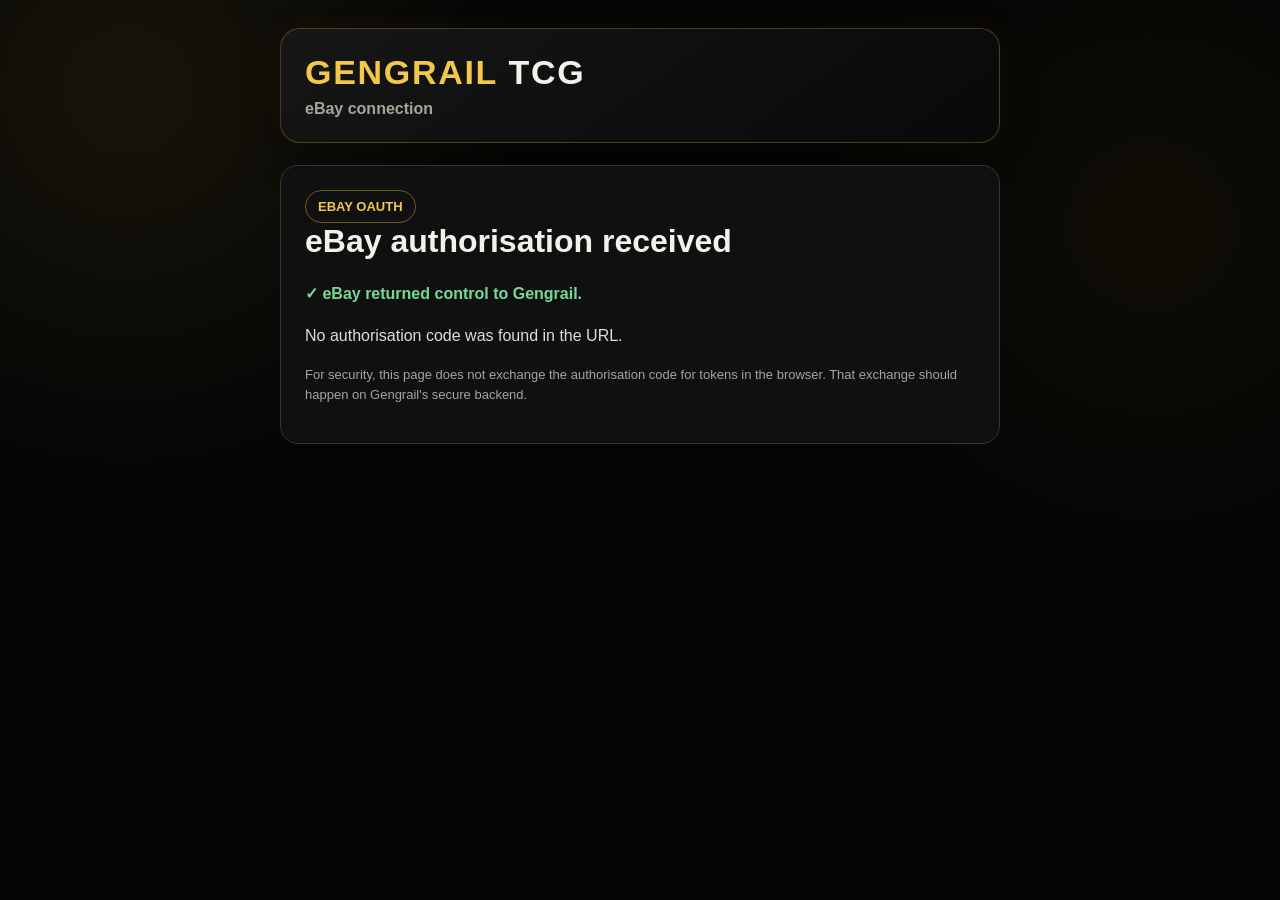
<file: ebay-callback.html>
<!doctype html>
<html lang="en">
<head>
<meta charset="utf-8">
<meta name="viewport" content="width=device-width,initial-scale=1">
<title>eBay Connected — Gengrail TCG</title>
<style>
:root{
  --bg:#050505;
  --panel:#111;
  --gold:#f2c84b;
  --gold2:#d89b00;
  --text:#f4f1ea;
  --muted:#a9a39a;
  --green:#78d89a;
}
*{box-sizing:border-box}
html,body{margin:0;padding:0;background:#050505;color:var(--text);font-family:Arial,Helvetica,sans-serif}
body{
  min-height:100vh;
  background:
    radial-gradient(circle at 10% 10%,rgba(242,200,75,.08),transparent 28%),
    radial-gradient(circle at 90% 25%,rgba(216,155,0,.05),transparent 25%),
    #050505;
}
.wrap{max-width:760px;margin:0 auto;padding:28px 20px 60px}
.brand{
  border:1px solid rgba(242,200,75,.25);
  border-radius:20px;
  padding:24px;
  background:linear-gradient(145deg,#161616,#090909);
  box-shadow:0 14px 36px rgba(0,0,0,.45),0 0 24px rgba(242,200,75,.06);
  margin-bottom:22px;
}
.logo{font-size:34px;font-weight:900;letter-spacing:.05em}
.logo .gold{color:var(--gold)}
.tag{margin-top:8px;color:var(--muted);font-weight:700}
.card{
  border:1px solid #343434;
  border-radius:18px;
  background:rgba(17,17,17,.96);
  padding:24px;
  margin-top:18px;
}
h1,h2{margin-top:0}
h1{font-size:32px}
h2{font-size:20px;color:var(--gold)}
p,li{line-height:1.6;color:#ddd}
a{color:var(--gold)}
.badge{
  display:inline-block;padding:8px 12px;border-radius:999px;
  border:1px solid rgba(242,200,75,.4);color:var(--gold);font-weight:800;font-size:13px
}
.good{color:var(--green);font-weight:800}
.muted{color:var(--muted)}
.codebox{
  margin-top:16px;padding:14px;border-radius:12px;background:#080808;border:1px solid #2d2d2d;
  font-family:ui-monospace,SFMono-Regular,Menlo,monospace;word-break:break-all;color:#cfcfcf
}
.small{font-size:13px}
</style>
</head>
<body>
<div class="wrap">
  <div class="brand">
    <div class="logo"><span class="gold">GENGRAIL</span> TCG</div>
    <div class="tag">eBay connection</div>
  </div>

  <div class="card">
    <span class="badge">EBAY OAUTH</span>
    <h1>eBay authorisation received</h1>
    <p class="good">✓ eBay returned control to Gengrail.</p>
    <p id="status">Checking the response…</p>
    <div id="details" class="codebox" style="display:none"></div>
    <p class="small muted">For security, this page does not exchange the authorisation code for tokens in the browser. That exchange should happen on Gengrail's secure backend.</p>
  </div>
</div>

<script>
(function(){
  const params = new URLSearchParams(location.search);
  const code = params.get('code');
  const error = params.get('error');
  const status = document.getElementById('status');
  const details = document.getElementById('details');

  if(error){
    status.textContent = 'eBay returned an error during authorisation.';
    details.style.display='block';
    details.textContent='Error: ' + error;
    return;
  }

  if(code){
    status.textContent='Authorisation code received successfully.';
    details.style.display='block';
    details.textContent='Code received. Ready for secure server-side token exchange.';
  }else{
    status.textContent='No authorisation code was found in the URL.';
  }
})();
</script>
</body>
</html>
</file>
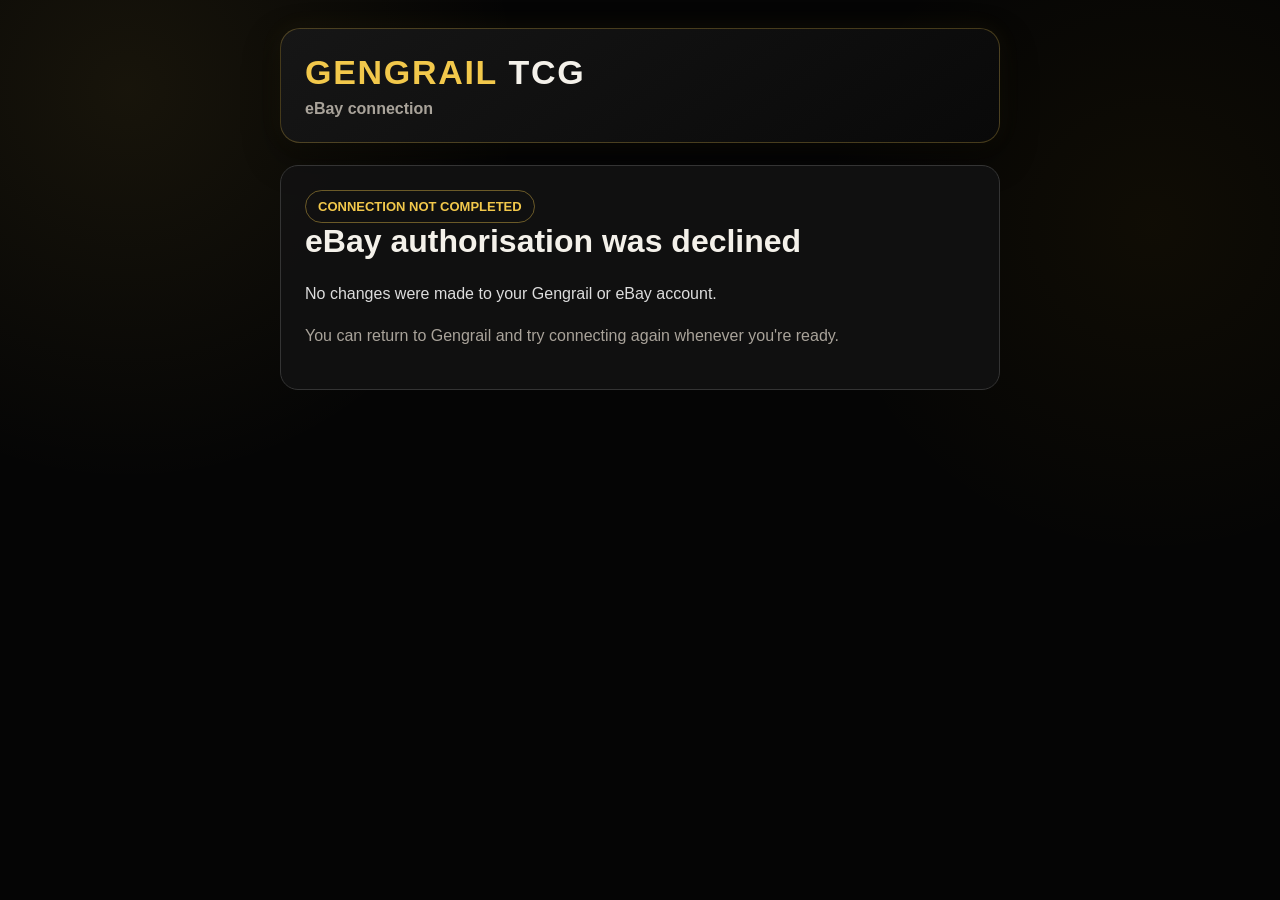
<file: ebay-declined.html>
<!doctype html>
<html lang="en">
<head>
<meta charset="utf-8">
<meta name="viewport" content="width=device-width,initial-scale=1">
<title>eBay Connection Declined — Gengrail TCG</title>
<style>
:root{
  --bg:#050505;
  --panel:#111;
  --gold:#f2c84b;
  --gold2:#d89b00;
  --text:#f4f1ea;
  --muted:#a9a39a;
  --green:#78d89a;
}
*{box-sizing:border-box}
html,body{margin:0;padding:0;background:#050505;color:var(--text);font-family:Arial,Helvetica,sans-serif}
body{
  min-height:100vh;
  background:
    radial-gradient(circle at 10% 10%,rgba(242,200,75,.08),transparent 28%),
    radial-gradient(circle at 90% 25%,rgba(216,155,0,.05),transparent 25%),
    #050505;
}
.wrap{max-width:760px;margin:0 auto;padding:28px 20px 60px}
.brand{
  border:1px solid rgba(242,200,75,.25);
  border-radius:20px;
  padding:24px;
  background:linear-gradient(145deg,#161616,#090909);
  box-shadow:0 14px 36px rgba(0,0,0,.45),0 0 24px rgba(242,200,75,.06);
  margin-bottom:22px;
}
.logo{font-size:34px;font-weight:900;letter-spacing:.05em}
.logo .gold{color:var(--gold)}
.tag{margin-top:8px;color:var(--muted);font-weight:700}
.card{
  border:1px solid #343434;
  border-radius:18px;
  background:rgba(17,17,17,.96);
  padding:24px;
  margin-top:18px;
}
h1,h2{margin-top:0}
h1{font-size:32px}
h2{font-size:20px;color:var(--gold)}
p,li{line-height:1.6;color:#ddd}
a{color:var(--gold)}
.badge{
  display:inline-block;padding:8px 12px;border-radius:999px;
  border:1px solid rgba(242,200,75,.4);color:var(--gold);font-weight:800;font-size:13px
}
.good{color:var(--green);font-weight:800}
.muted{color:var(--muted)}
.codebox{
  margin-top:16px;padding:14px;border-radius:12px;background:#080808;border:1px solid #2d2d2d;
  font-family:ui-monospace,SFMono-Regular,Menlo,monospace;word-break:break-all;color:#cfcfcf
}
.small{font-size:13px}
</style>
</head>
<body>
<div class="wrap">
  <div class="brand">
    <div class="logo"><span class="gold">GENGRAIL</span> TCG</div>
    <div class="tag">eBay connection</div>
  </div>

  <div class="card">
    <span class="badge">CONNECTION NOT COMPLETED</span>
    <h1>eBay authorisation was declined</h1>
    <p>No changes were made to your Gengrail or eBay account.</p>
    <p class="muted">You can return to Gengrail and try connecting again whenever you're ready.</p>
  </div>
</div>
</body>
</html>
</file>
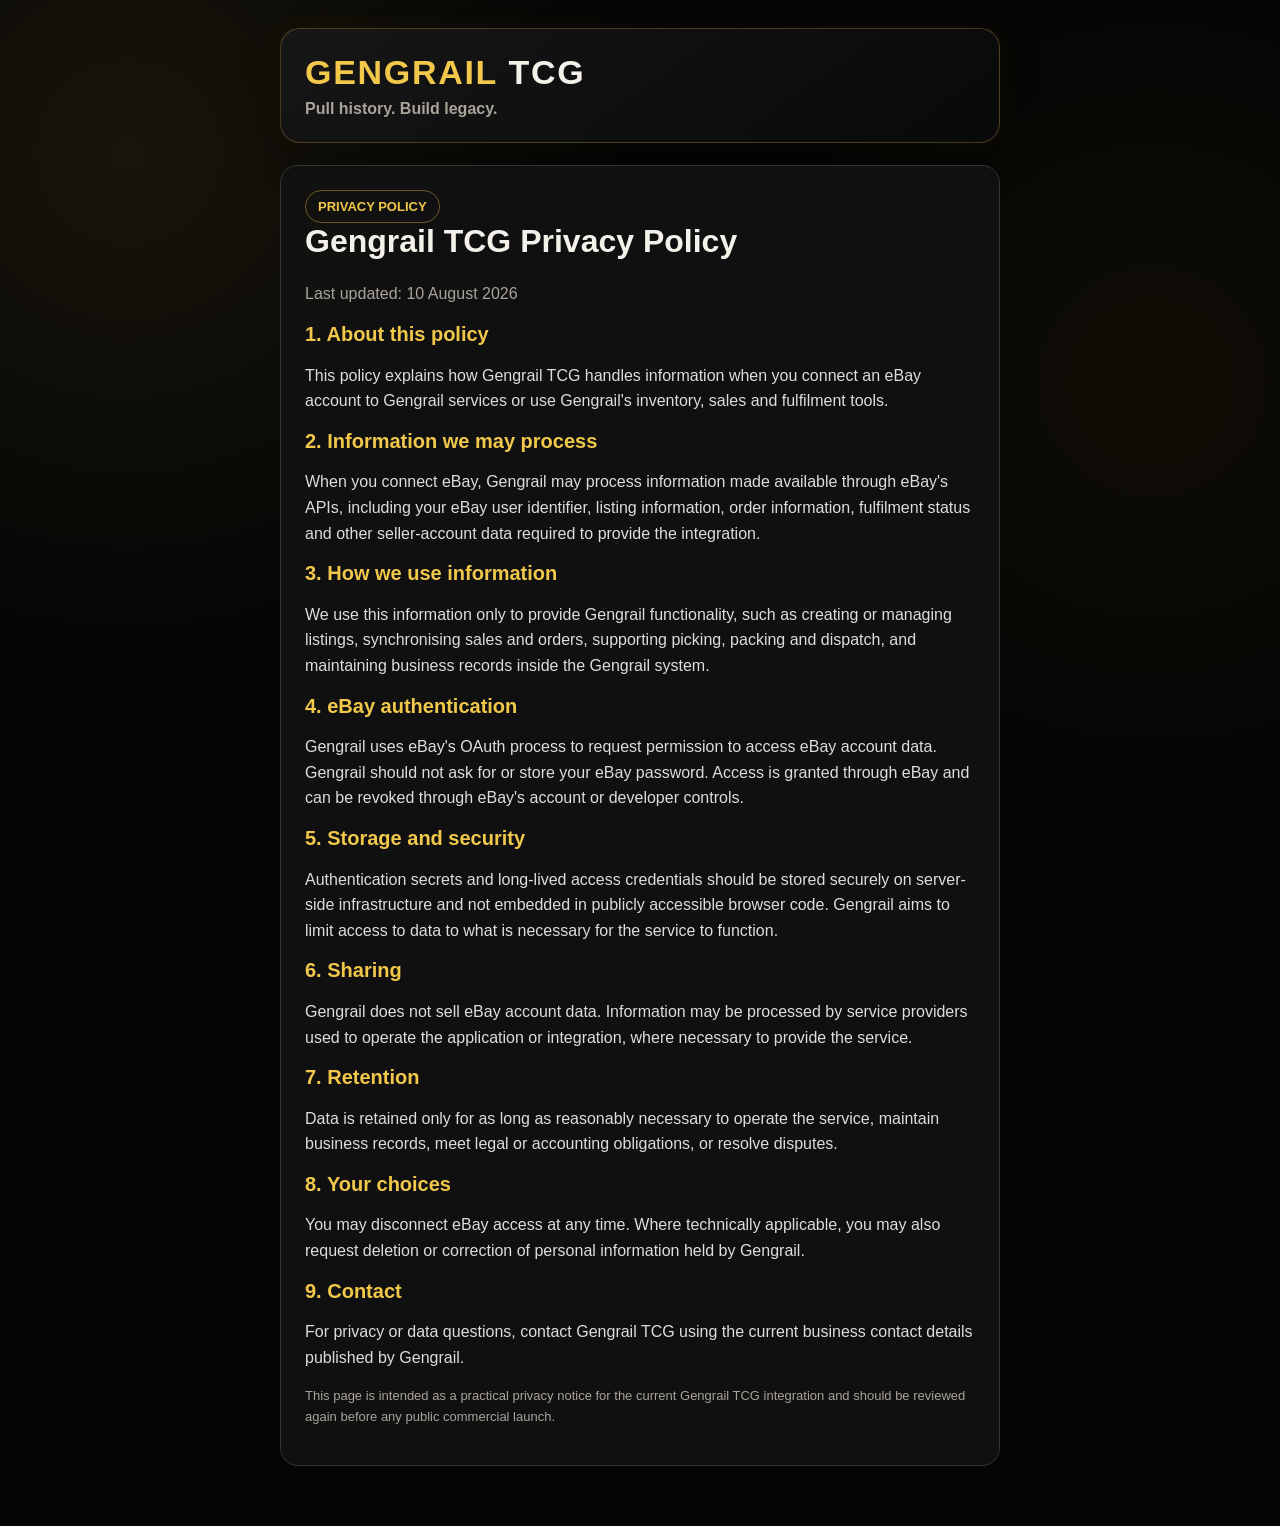
<file: privacy.html>
<!doctype html>
<html lang="en">
<head>
<meta charset="utf-8">
<meta name="viewport" content="width=device-width,initial-scale=1">
<title>Gengrail TCG Privacy Policy</title>
<style>
:root{
  --bg:#050505;
  --panel:#111;
  --gold:#f2c84b;
  --gold2:#d89b00;
  --text:#f4f1ea;
  --muted:#a9a39a;
  --green:#78d89a;
}
*{box-sizing:border-box}
html,body{margin:0;padding:0;background:#050505;color:var(--text);font-family:Arial,Helvetica,sans-serif}
body{
  min-height:100vh;
  background:
    radial-gradient(circle at 10% 10%,rgba(242,200,75,.08),transparent 28%),
    radial-gradient(circle at 90% 25%,rgba(216,155,0,.05),transparent 25%),
    #050505;
}
.wrap{max-width:760px;margin:0 auto;padding:28px 20px 60px}
.brand{
  border:1px solid rgba(242,200,75,.25);
  border-radius:20px;
  padding:24px;
  background:linear-gradient(145deg,#161616,#090909);
  box-shadow:0 14px 36px rgba(0,0,0,.45),0 0 24px rgba(242,200,75,.06);
  margin-bottom:22px;
}
.logo{font-size:34px;font-weight:900;letter-spacing:.05em}
.logo .gold{color:var(--gold)}
.tag{margin-top:8px;color:var(--muted);font-weight:700}
.card{
  border:1px solid #343434;
  border-radius:18px;
  background:rgba(17,17,17,.96);
  padding:24px;
  margin-top:18px;
}
h1,h2{margin-top:0}
h1{font-size:32px}
h2{font-size:20px;color:var(--gold)}
p,li{line-height:1.6;color:#ddd}
a{color:var(--gold)}
.badge{
  display:inline-block;padding:8px 12px;border-radius:999px;
  border:1px solid rgba(242,200,75,.4);color:var(--gold);font-weight:800;font-size:13px
}
.good{color:var(--green);font-weight:800}
.muted{color:var(--muted)}
.codebox{
  margin-top:16px;padding:14px;border-radius:12px;background:#080808;border:1px solid #2d2d2d;
  font-family:ui-monospace,SFMono-Regular,Menlo,monospace;word-break:break-all;color:#cfcfcf
}
.small{font-size:13px}
</style>
</head>
<body>
<div class="wrap">
  <div class="brand">
    <div class="logo"><span class="gold">GENGRAIL</span> TCG</div>
    <div class="tag">Pull history. Build legacy.</div>
  </div>

  <div class="card">
    <span class="badge">PRIVACY POLICY</span>
    <h1>Gengrail TCG Privacy Policy</h1>
    <p class="muted">Last updated: 10 August 2026</p>

    <h2>1. About this policy</h2>
    <p>This policy explains how Gengrail TCG handles information when you connect an eBay account to Gengrail services or use Gengrail's inventory, sales and fulfilment tools.</p>

    <h2>2. Information we may process</h2>
    <p>When you connect eBay, Gengrail may process information made available through eBay's APIs, including your eBay user identifier, listing information, order information, fulfilment status and other seller-account data required to provide the integration.</p>

    <h2>3. How we use information</h2>
    <p>We use this information only to provide Gengrail functionality, such as creating or managing listings, synchronising sales and orders, supporting picking, packing and dispatch, and maintaining business records inside the Gengrail system.</p>

    <h2>4. eBay authentication</h2>
    <p>Gengrail uses eBay's OAuth process to request permission to access eBay account data. Gengrail should not ask for or store your eBay password. Access is granted through eBay and can be revoked through eBay's account or developer controls.</p>

    <h2>5. Storage and security</h2>
    <p>Authentication secrets and long-lived access credentials should be stored securely on server-side infrastructure and not embedded in publicly accessible browser code. Gengrail aims to limit access to data to what is necessary for the service to function.</p>

    <h2>6. Sharing</h2>
    <p>Gengrail does not sell eBay account data. Information may be processed by service providers used to operate the application or integration, where necessary to provide the service.</p>

    <h2>7. Retention</h2>
    <p>Data is retained only for as long as reasonably necessary to operate the service, maintain business records, meet legal or accounting obligations, or resolve disputes.</p>

    <h2>8. Your choices</h2>
    <p>You may disconnect eBay access at any time. Where technically applicable, you may also request deletion or correction of personal information held by Gengrail.</p>

    <h2>9. Contact</h2>
    <p>For privacy or data questions, contact Gengrail TCG using the current business contact details published by Gengrail.</p>

    <p class="small muted">This page is intended as a practical privacy notice for the current Gengrail TCG integration and should be reviewed again before any public commercial launch.</p>
  </div>
</div>
</body>
</html>
</file>
